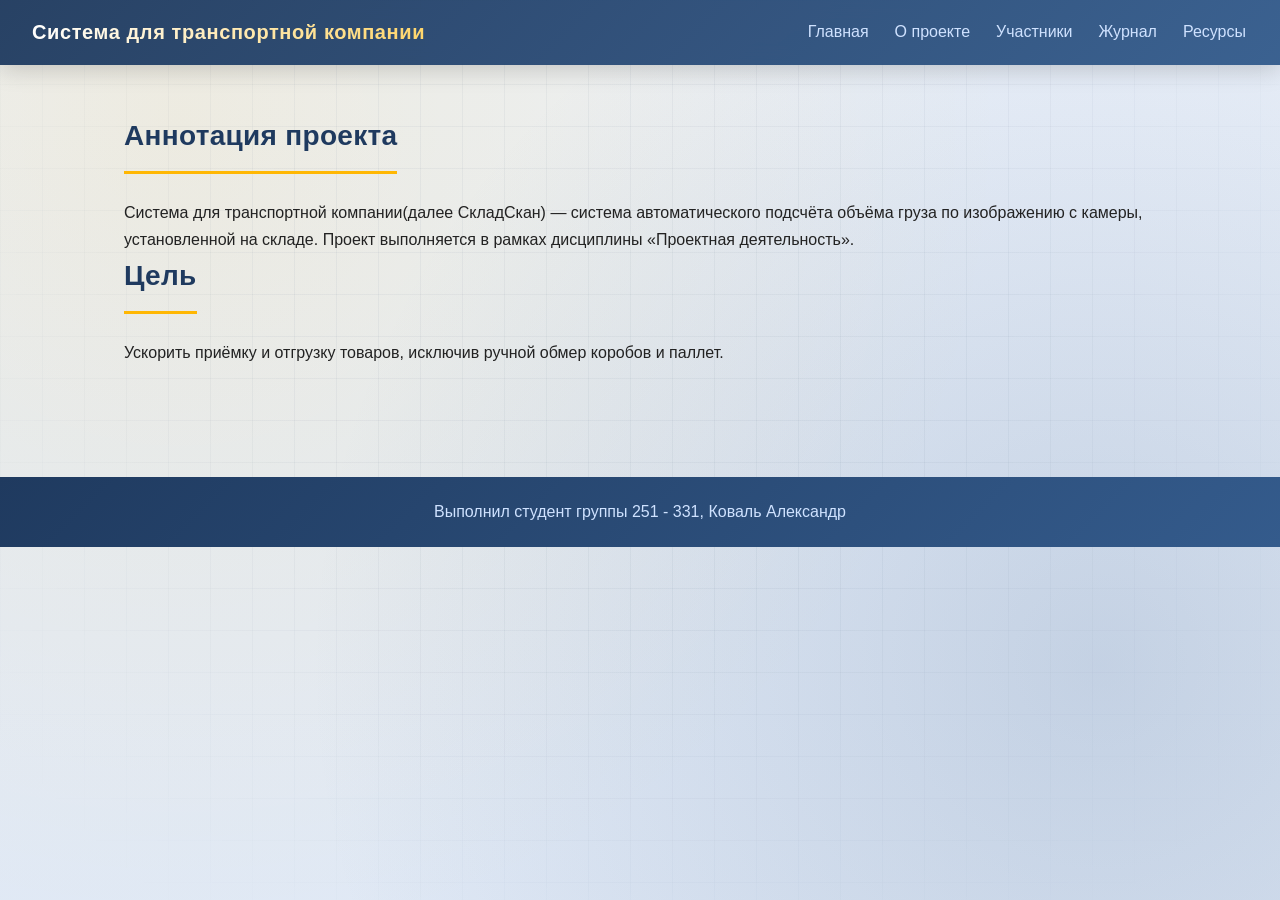
<file: index.html>
<!DOCTYPE html>
<html lang="ru">
<head>
  <meta charset="UTF-8">
  <title>Система для транспортной компании — главная</title>
  <link rel="stylesheet" href="css/style.css">
</head>
<body>
  <header>
    <h1>Система для транспортной компании</h1>
    <nav>
      <ul>
        <li><a href="index.html">Главная</a></li>
        <li><a href="about.html">О проекте</a></li>
        <li><a href="team.html">Участники</a></li>
        <li><a href="journal.html">Журнал</a></li>
        <li><a href="resources.html">Ресурсы</a></li>
      </ul>
    </nav>
  </header>

  <main>
    <section>
      <h2>Аннотация проекта</h2>
      <p>Система для транспортной компании(далее СкладСкан) — система автоматического подсчёта объёма груза
      по изображению с камеры, установленной на складе. Проект выполняется
      в рамках дисциплины «Проектная деятельность».</p>
    </section>

    <section>
      <h2>Цель</h2>
      <p>Ускорить приёмку и отгрузку товаров, исключив ручной обмер
      коробов и паллет.</p>
    </section>
  </main>

  <footer>
    <p>Выполнил студент группы 251 - 331, Коваль Александр</p>
  </footer>
</body>
</html>
</file>
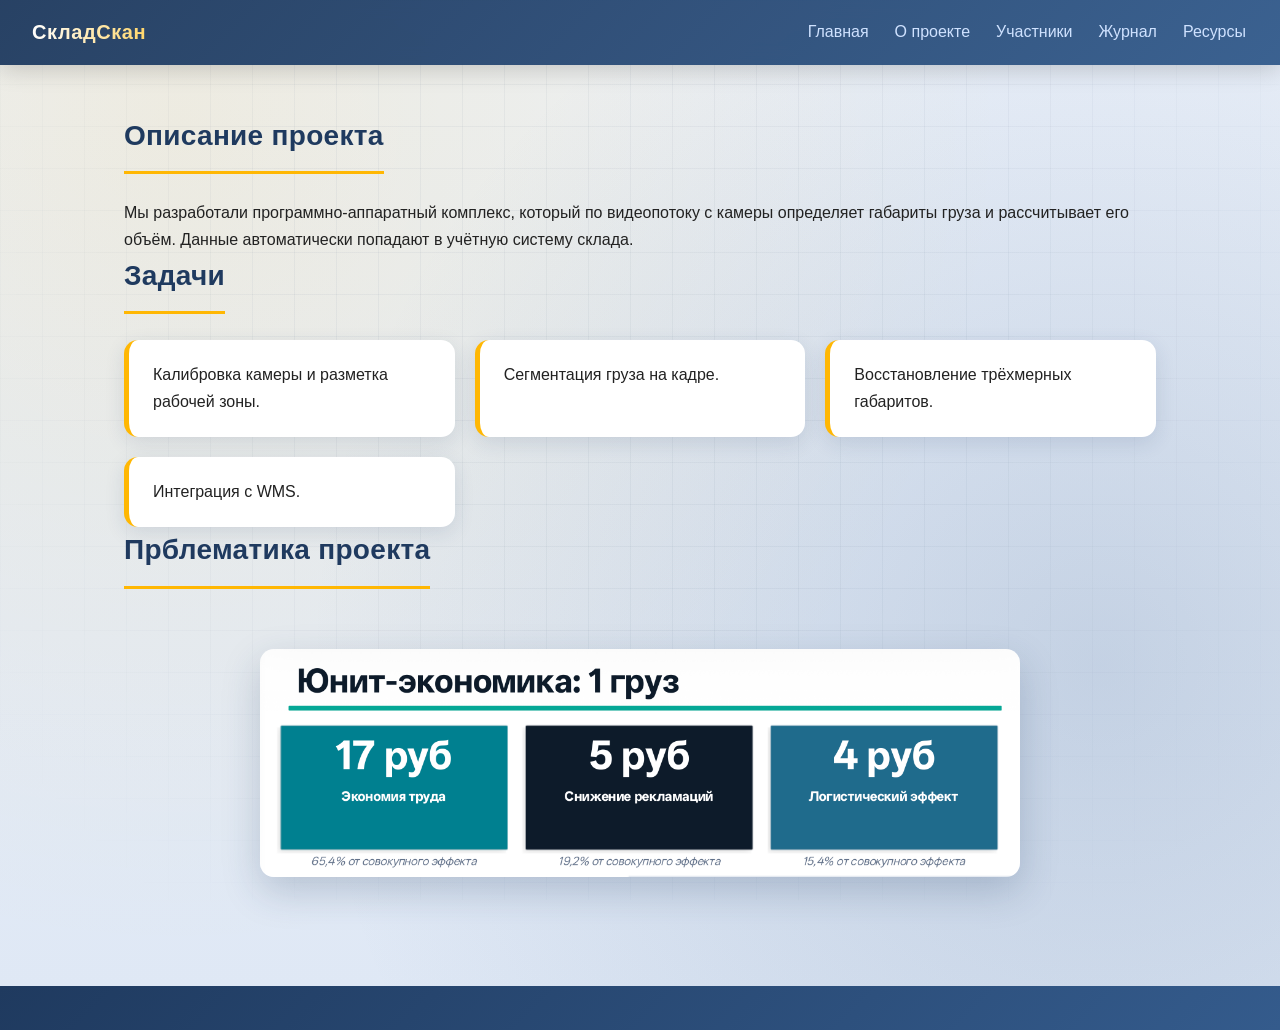
<file: about.html>
<!DOCTYPE html>
<html lang="ru">
<head>
  <meta charset="UTF-8">
  <title>О проекте — СкладСкан</title>
  <link rel="stylesheet" href="css/style.css">
</head>
<body>
  <header>
    <h1>СкладСкан</h1>
    <nav>
      <ul>
        <li><a href="index.html">Главная</a></li>
        <li><a href="about.html">О проекте</a></li>
        <li><a href="team.html">Участники</a></li>
        <li><a href="journal.html">Журнал</a></li>
        <li><a href="resources.html">Ресурсы</a></li>
      </ul>
    </nav>
  </header>

  <main>
    <h2>Описание проекта</h2>
    <p>Мы разработали программно-аппаратный комплекс, который
    по видеопотоку с камеры определяет габариты груза и рассчитывает
    его объём. Данные автоматически попадают в учётную систему склада.</p>

    <h2>Задачи</h2>
    <ul>
      <li>Калибровка камеры и разметка рабочей зоны.</li>
      <li>Сегментация груза на кадре.</li>
      <li>Восстановление трёхмерных габаритов.</li>
      <li>Интеграция с WMS.</li>
    </ul>

    <h2>Прблематика проекта</h2>
     <img src="Images/image1.png" alt="Преимущество сиситемы">
  </main>

  <footer><p></p></footer>
</body>
</html>
</file>
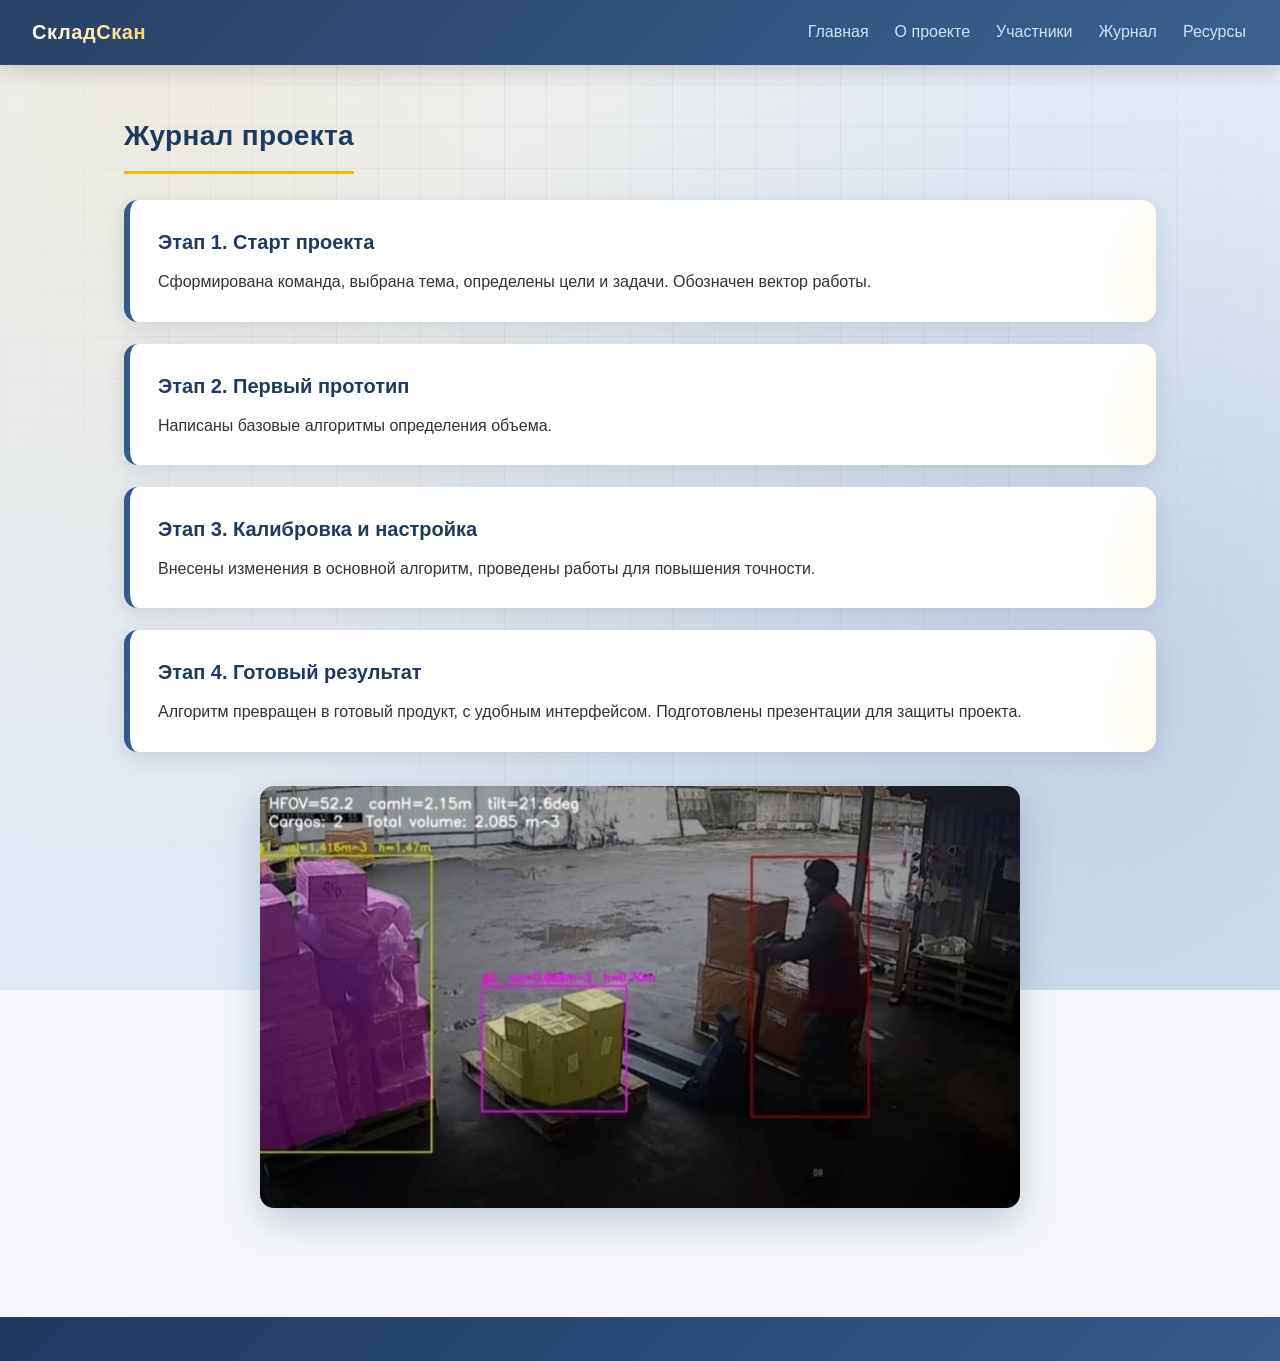
<file: journal.html>
<!DOCTYPE html>
<html lang="ru">
<head>
  <meta charset="UTF-8">
  <meta name="viewport" content="width=device-width, initial-scale=1">
  <title>Журнал — СкладСкан</title>
  <link rel="stylesheet" href="css/style.css">
</head>
<body>
  <header>
    <h1>СкладСкан</h1>
    <nav>
      <ul>
        <li><a href="index.html">Главная</a></li>
        <li><a href="about.html">О проекте</a></li>
        <li><a href="team.html">Участники</a></li>
        <li><a class="active" href="journal.html">Журнал</a></li>
        <li><a href="resources.html">Ресурсы</a></li>
      </ul>
    </nav>
  </header>

  <main>
    <h2>Журнал проекта</h2>

    <article>
      <h3>Этап 1. Старт проекта</h3>
      <p>Сформирована команда, выбрана тема, определены цели и задачи. Обозначен вектор работы.</p>
    </article>

    <article>
      <h3>Этап 2. Первый прототип</h3>
      <p>Написаны базовые алгоритмы определения объема.</p>
    </article>

    <article>
      <h3>Этап 3. Калибровка и настройка</h3>
      <p>Внесены изменения в основной алгоритм, проведены работы для повышения точности.</p>
    </article>

    <article>
      <h3>Этап 4. Готовый результат</h3>
      <p>Алгоритм превращен в готовый продукт, с удобным интерфейсом. Подготовлены презентации для защиты проекта.</p>
    </article>

    <img src="Images/Prototype.jpg" alt="Прототип системы">
  </main>

  <footer><p></p></footer>
</body>
</html>
</file>
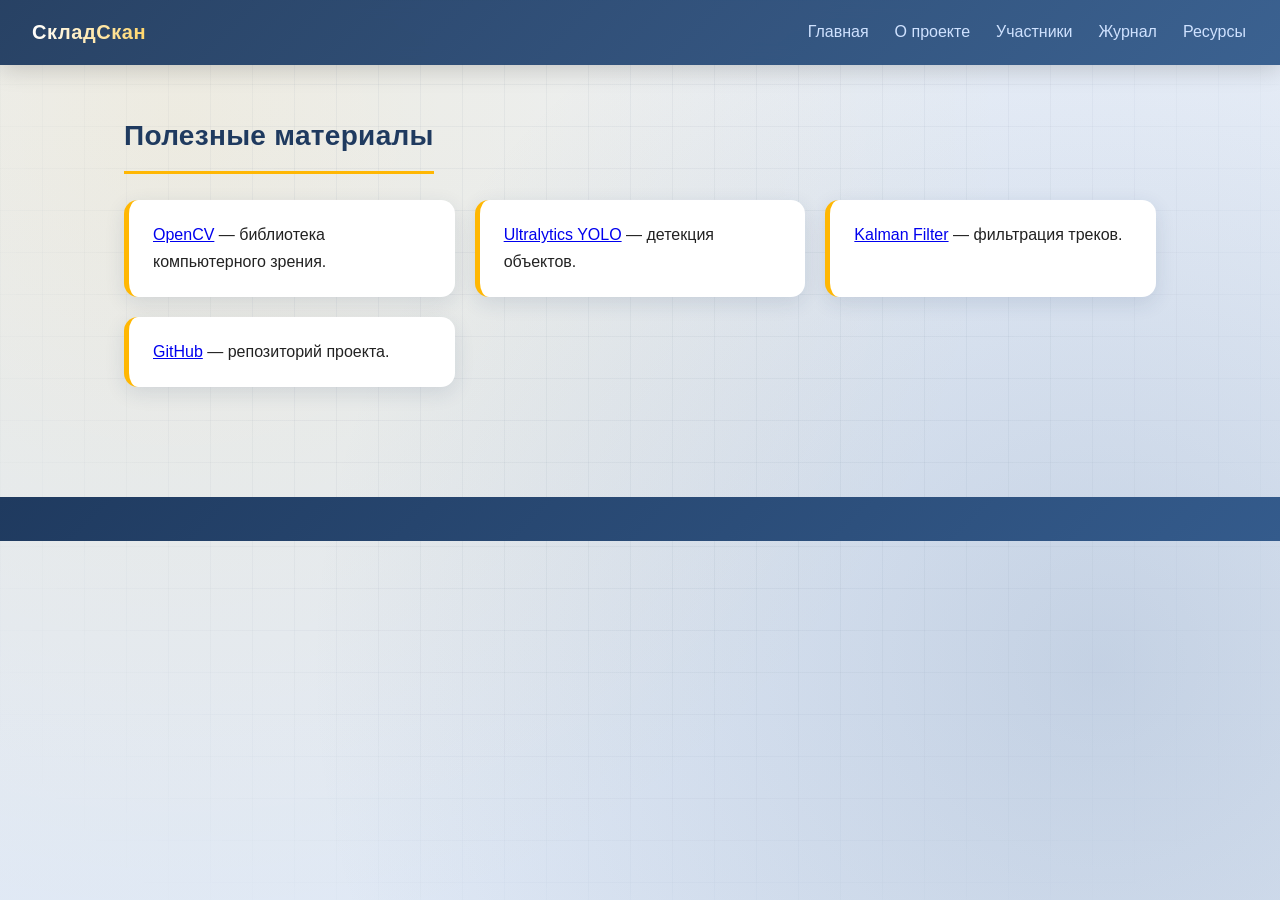
<file: resources.html>
<!DOCTYPE html>
<html lang="ru">
<head>
  <meta charset="UTF-8">
  <title>Ресурсы — СкладСкан</title>
  <link rel="stylesheet" href="css/style.css">
</head>
<body>
  <header>
    <h1>СкладСкан</h1>
    <nav>
      <ul>
        <li><a href="index.html">Главная</a></li>
        <li><a href="about.html">О проекте</a></li>
        <li><a href="team.html">Участники</a></li>
        <li><a href="journal.html">Журнал</a></li>
        <li><a href="resources.html">Ресурсы</a></li>
      </ul>
    </nav>
  </header>

  <main>
    <h2>Полезные материалы</h2>
    <ul>
      <li><a href="https://opencv.org/">OpenCV</a> — библиотека компьютерного зрения.</li>
      <li><a href="https://docs.ultralytics.com/">Ultralytics YOLO</a> — детекция объектов.</li>
      <li><a href="https://www.kalmanfilter.net/">Kalman Filter</a> — фильтрация треков.</li>
      <li><a href="https://github.com/">GitHub</a> — репозиторий проекта.</li>
    </ul>
  </main>

  <footer><p></p></footer>
</body>
</html>
</file>
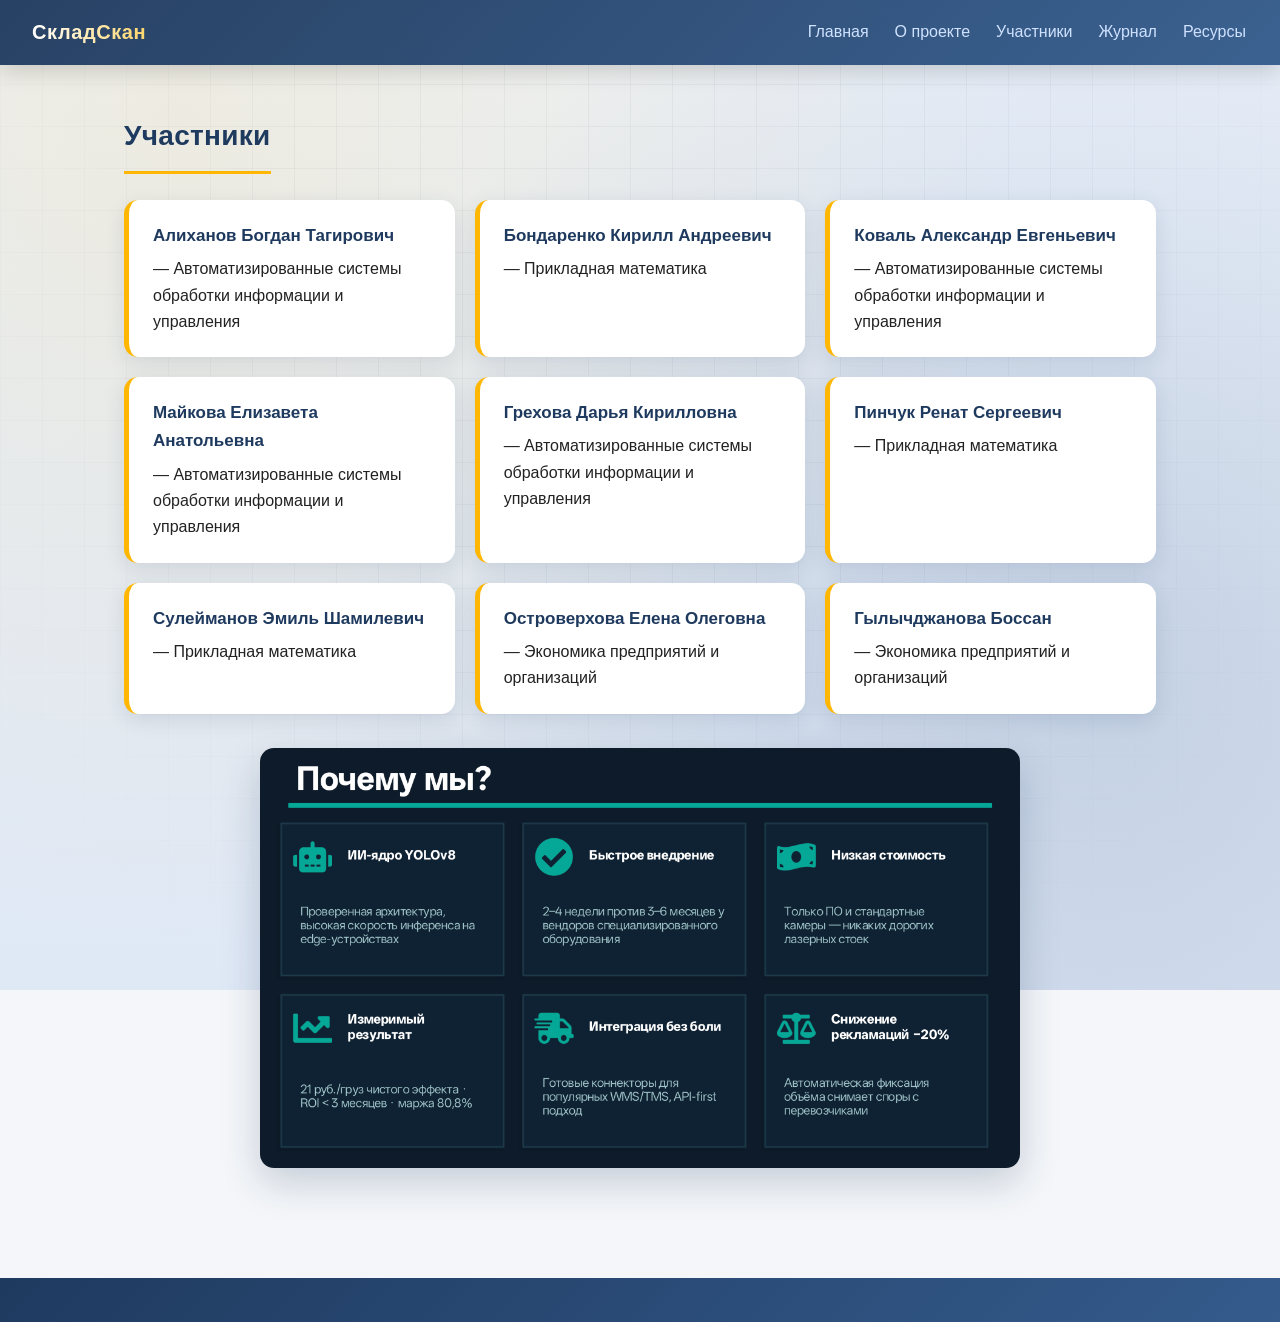
<file: team.html>
<!DOCTYPE html>
<html lang="ru">
<head>
  <meta charset="UTF-8">
  <meta name="viewport" content="width=device-width, initial-scale=1">
  <title>Участники — СкладСкан</title>
  <link rel="stylesheet" href="css/style.css">
</head>
<body>
  <header>
    <h1>СкладСкан</h1>
    <nav>
      <ul>
        <li><a href="index.html">Главная</a></li>
        <li><a href="about.html">О проекте</a></li>
        <li><a class="active" href="team.html">Участники</a></li>
        <li><a href="journal.html">Журнал</a></li>
        <li><a href="resources.html">Ресурсы</a></li>
      </ul>
    </nav>
  </header>

  <main>
    <h2>Участники</h2>
    <ul>
      <li><strong>Алиханов Богдан Тагирович</strong> — Автоматизированные системы обработки информации и управления</li>
      <li><strong>Бондаренко Кирилл Андреевич</strong> — Прикладная математика</li>
      <li><strong>Коваль Александр Евгеньевич</strong> — Автоматизированные системы обработки информации и управления</li>
      <li><strong>Майкова Елизавета Анатольевна</strong> — Автоматизированные системы обработки информации и управления</li>
      <li><strong>Грехова Дарья Кирилловна</strong> — Автоматизированные системы обработки информации и управления</li>
      <li><strong>Пинчук Ренат Сергеевич</strong> — Прикладная математика</li>
      <li><strong>Сулейманов Эмиль Шамилевич</strong> — Прикладная математика</li>
      <li><strong>Островерхова Елена Олеговна</strong> — Экономика предприятий и организаций</li>
      <li><strong>Гылычджанова Боссан</strong> — Экономика предприятий и организаций</li>
    </ul>

    <img src="Images/image2.png" alt="Почему мы?">
  </main>

  <footer><p></p></footer>
</body>
</html>
</file>
<file: css/style.css>
* { box-sizing: border-box; margin: 0; padding: 0; }

:root {
  --c-primary: #1f3a5f;
  --c-primary-2: #345b8c;
  --c-accent:  #ffb703;
  --c-bg:      #f4f6f9;
  --c-card:    #ffffff;
  --c-text:    #222;
  --c-muted:   #5577aa;
  --radius:    14px;
  --shadow:    0 6px 20px rgba(31, 58, 95, .12);
  --shadow-lg: 0 14px 38px rgba(31, 58, 95, .22);
  --parallax-front: 0px; 
}

html { scroll-behavior: smooth; }

body {
  font-family: "Segoe UI", Roboto, Arial, sans-serif;
  background: var(--c-bg);
  color: var(--c-text);
  line-height: 1.65;
  overflow-x: hidden;
}

/* =========================================================
   ПАРАЛАКС ФОНА
   ========================================================= */
body::before {
  content: "";
  position: fixed;
  inset: -10%;
  z-index: -2;
  background:
    radial-gradient(circle at 20% 20%, rgba(255,183,3,.10), transparent 55%),
    radial-gradient(circle at 80% 70%, rgba(52,91,140,.18), transparent 55%),
    linear-gradient(180deg, #eef3fb 0%, #dfe8f5 100%);
  will-change: transform;
  transform: translate3d(0, calc(var(--scroll-y, 0) * -0.15px), 0);
}

body::after {
  content: "";
  position: fixed;
  inset: 0;
  z-index: -1;
  pointer-events: none;
  background-image:
    linear-gradient(rgba(31,58,95,.045) 1px, transparent 1px),
    linear-gradient(90deg, rgba(31,58,95,.045) 1px, transparent 1px);
  background-size: 42px 42px;
  transform: translate3d(0, calc(var(--scroll-y, 0) * -0.05px), 0);
  mask-image: radial-gradient(circle at 50% 30%, #000 40%, transparent 90%);
}

/* ---------- Шапка ---------- */
header {
  position: sticky;
  top: 0;
  z-index: 50;
  background: linear-gradient(135deg, rgba(31,58,95,.96), rgba(52,91,140,.96));
  backdrop-filter: blur(8px);
  color: #fff;
  padding: 16px 32px;
  display: flex;
  align-items: center;
  justify-content: space-between;
  flex-wrap: wrap;
  gap: 14px;
  box-shadow: 0 4px 24px rgba(0,0,0,.18);
}

header h1 {
  font-size: 20px;
  letter-spacing: .6px;
  color: #fff;
  background: linear-gradient(90deg, #fff, #ffd66b);
  -webkit-background-clip: text;
  background-clip: text;
  -webkit-text-fill-color: transparent;
}

header nav ul {
  list-style: none;
  display: flex;
  gap: 22px;
}

header nav a {
  color: #cfe2ff;
  text-decoration: none;
  font-weight: 500;
  padding: 6px 2px;
  position: relative;
  transition: color .25s;
}

header nav a::after {
  content: "";
  position: absolute;
  left: 0; bottom: -2px;
  height: 2px; width: 0;
  background: var(--c-accent);
  transition: width .3s ease;
}

header nav a:hover { color: #fff; }
header nav a:hover::after { width: 100%; }

/* ---------- Основной контейнер ---------- */
main {
  max-width: 1080px;
  margin: 0 auto;
  padding: 48px 24px 70px;
  position: relative;
  z-index: 1;
}

h2 {
  font-size: 28px;
  color: var(--c-primary);
  margin-bottom: 26px;
  padding-bottom: 12px;
  border-bottom: 3px solid var(--c-accent);
  display: inline-block;
  letter-spacing: .3px;
  animation: fadeDown .7s ease both;
}

@keyframes fadeDown {
  from { opacity: 0; transform: translateY(-12px); }
  to   { opacity: 1; transform: translateY(0); }
}

/* =========================================================
   УЧАСТНИКИ 
   ========================================================= */
main > ul {
  list-style: none;
  display: grid;
  grid-template-columns: repeat(auto-fill, minmax(320px, 1fr));
  gap: 20px;
}

main > ul > li {
  background: var(--c-card);
  border-radius: var(--radius);
  box-shadow: var(--shadow);
  padding: 22px 24px;
  border-left: 5px solid var(--c-accent);
  position: relative;
  overflow: hidden;
  transform: translate3d(0, calc(var(--parallax, 0) * 1px), 0);
  transition: transform .45s cubic-bezier(.2,.7,.3,1),
              box-shadow .35s ease,
              border-left-color .35s ease;
  opacity: 0;
  animation: cardIn .7s ease forwards;
}

main > ul > li::before {
  content: "";
  position: absolute;
  inset: 0;
  background: linear-gradient(135deg, rgba(255,183,3,.12), transparent 45%);
  opacity: 0;
  transition: opacity .35s ease;
  pointer-events: none;
}

main > ul > li:hover {
  transform: translate3d(0, calc(var(--parallax, 0) * 1px - 6px), 0);
  box-shadow: var(--shadow-lg);
  border-left-color: var(--c-primary-2);
}

main > ul > li:hover::before { opacity: 1; }

main > ul > li strong {
  display: block;
  font-size: 17px;
  color: var(--c-primary);
  margin-bottom: 6px;
}

main > ul > li:nth-child(1) { animation-delay: .05s; }
main > ul > li:nth-child(2) { animation-delay: .12s; }
main > ul > li:nth-child(3) { animation-delay: .19s; }
main > ul > li:nth-child(4) { animation-delay: .26s; }
main > ul > li:nth-child(5) { animation-delay: .33s; }
main > ul > li:nth-child(6) { animation-delay: .40s; }
main > ul > li:nth-child(7) { animation-delay: .47s; }
main > ul > li:nth-child(8) { animation-delay: .54s; }
main > ul > li:nth-child(9) { animation-delay: .61s; }

@keyframes cardIn {
  from { opacity: 0; transform: translateY(18px); }
  to   { opacity: 1; transform: translateY(0); }
}

/* =========================================================
   ЖУРНАЛ 
   ========================================================= */
main article {
  background: var(--c-card);
  border-radius: var(--radius);
  box-shadow: var(--shadow);
  padding: 26px 28px;
  margin-bottom: 22px;
  border-left: 6px solid var(--c-primary-2);
  position: relative;
  overflow: hidden;
  transform: translate3d(0, calc(var(--parallax, 0) * 1.2px), 0);
  transition: transform .45s cubic-bezier(.2,.7,.3,1),
              box-shadow .35s ease,
              border-left-color .35s ease;
  opacity: 0;
  animation: postIn .8s ease forwards;
}

main article::before {
  content: "";
  position: absolute;
  top: -40%; right: -20%;
  width: 260px; height: 260px;
  background: radial-gradient(circle, rgba(255,183,3,.18), transparent 70%);
  transition: transform .6s ease;
  pointer-events: none;
}

main article:hover {
  transform: translate3d(6px, calc(var(--parallax, 0) * 1.2px), 0);
  box-shadow: var(--shadow-lg);
  border-left-color: var(--c-accent);
}

main article:hover::before { transform: scale(1.15); }

main article h3 {
  color: var(--c-primary);
  font-size: 20px;
  margin-bottom: 10px;
  position: relative;
}

main article p { color: #333; position: relative; }

main article:nth-of-type(1) { animation-delay: .05s; }
main article:nth-of-type(2) { animation-delay: .15s; }
main article:nth-of-type(3) { animation-delay: .25s; }
main article:nth-of-type(4) { animation-delay: .35s; }

@keyframes postIn {
  from { opacity: 0; transform: translateX(-24px); }
  to   { opacity: 1; transform: translateX(0); }
}


main > img {
  display: block;
  width: 100%;
  max-width: 760px;
  margin: 34px auto 0;
  border-radius: var(--radius);
  box-shadow: var(--shadow-lg);
  transition: transform .5s ease, box-shadow .5s ease;
  opacity: 0;
  animation: zoomIn .9s ease .45s forwards;
}

main > img:hover {
  transform: scale(1.015) translateY(-4px);
  box-shadow: 0 20px 50px rgba(31,58,95,.30);
}

@keyframes zoomIn {
  from { opacity: 0; transform: scale(.96); }
  to   { opacity: 1; transform: scale(1); }
}

/* ---------- Подвал ---------- */
footer {
  text-align: center;
  padding: 22px;
  background: linear-gradient(135deg, #1f3a5f, #345b8c);
  color: #cfe2ff;
  margin-top: 40px;
  min-height: 20px;
  position: relative;
  z-index: 1;
}

@media (max-width: 760px) {
  header { flex-direction: column; align-items: flex-start; }
  header nav ul { flex-wrap: wrap; gap: 12px; }
  main > ul { grid-template-columns: 1fr; }
  main { padding-top: 32px; }
  h2 { font-size: 24px; }
}

@media (prefers-reduced-motion: reduce) {
  * { animation: none !important; transition: none !important; }
  body::before, body::after,
  main > ul > li, main article { transform: none !important; }
}
</file>
